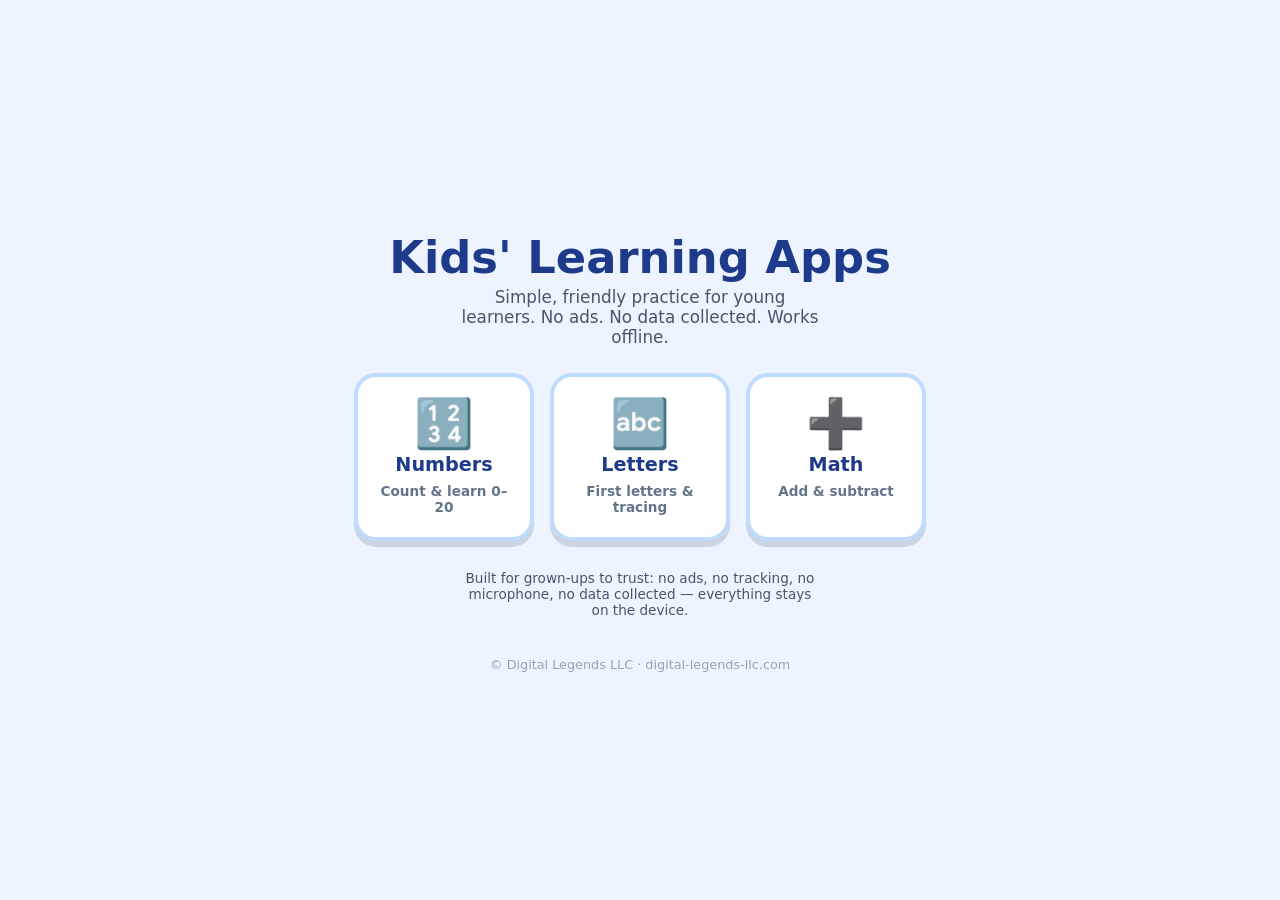
<file: index.html>
<!DOCTYPE html>
<html lang="en">
<head>
  <meta charset="UTF-8" />
  <meta name="viewport" content="width=device-width, initial-scale=1.0, viewport-fit=cover" />
  <meta name="theme-color" content="#1d4ed8" />
  <title>Digital Legends — Kids' Learning Apps</title>
  <meta name="description" content="Free, ad-free, offline learning apps for young children. No data collected." />
  <style>
    :root { --blue:#1d4ed8; --blue-dark:#1e3a8a; --green:#16a34a; --sun:#f59e0b; --bg:#eef4ff; }
    * { box-sizing:border-box; }
    body { margin:0; min-height:100vh; font-family:system-ui,-apple-system,"Segoe UI",Roboto,sans-serif;
      background:var(--bg); color:#0f172a; display:flex; flex-direction:column; align-items:center; justify-content:center; padding:2rem 1.2rem; text-align:center; }
    h1 { color:var(--blue-dark); font-size:clamp(1.8rem,7vw,2.8rem); margin:.2rem 0; }
    .tag { color:#475569; font-size:1.05rem; margin:0 0 1.6rem; max-width:34ch; }
    .cards { display:flex; flex-wrap:wrap; gap:1rem; justify-content:center; }
    .card { display:flex; flex-direction:column; align-items:center; gap:.4rem; width:180px; padding:1.4rem 1rem;
      background:#fff; border:4px solid #bfdbfe; border-radius:22px; box-shadow:0 6px 0 #cbd5e1; text-decoration:none; color:var(--blue-dark); }
    .card:active { transform:translateY(4px); box-shadow:0 2px 0 #cbd5e1; }
    .ic { font-size:3rem; line-height:1; }
    .name { font-weight:800; font-size:1.2rem; }
    .sub { font-weight:600; font-size:.85rem; color:#64748b; }
    .promise { margin-top:1.8rem; color:#475569; font-size:.85rem; max-width:42ch; }
    footer { margin-top:1.6rem; color:#94a3b8; font-size:.8rem; }
  </style>
</head>
<body>
  <h1>Kids' Learning Apps</h1>
  <p class="tag">Simple, friendly practice for young learners. No ads. No data collected. Works offline.</p>
  <div class="cards">
    <a class="card" href="./kids-numbers/"><span class="ic" aria-hidden="true">🔢</span><span class="name">Numbers</span><span class="sub">Count &amp; learn 0–20</span></a>
    <a class="card" href="./kids-letters/"><span class="ic" aria-hidden="true">🔤</span><span class="name">Letters</span><span class="sub">First letters &amp; tracing</span></a>
    <a class="card" href="./kids-math/"><span class="ic" aria-hidden="true">➕</span><span class="name">Math</span><span class="sub">Add &amp; subtract</span></a>
  </div>
  <p class="promise">Built for grown-ups to trust: no ads, no tracking, no microphone, no data collected — everything stays on the device.</p>
  <footer>© Digital Legends LLC · digital-legends-llc.com</footer>
</body>
</html>
</file>
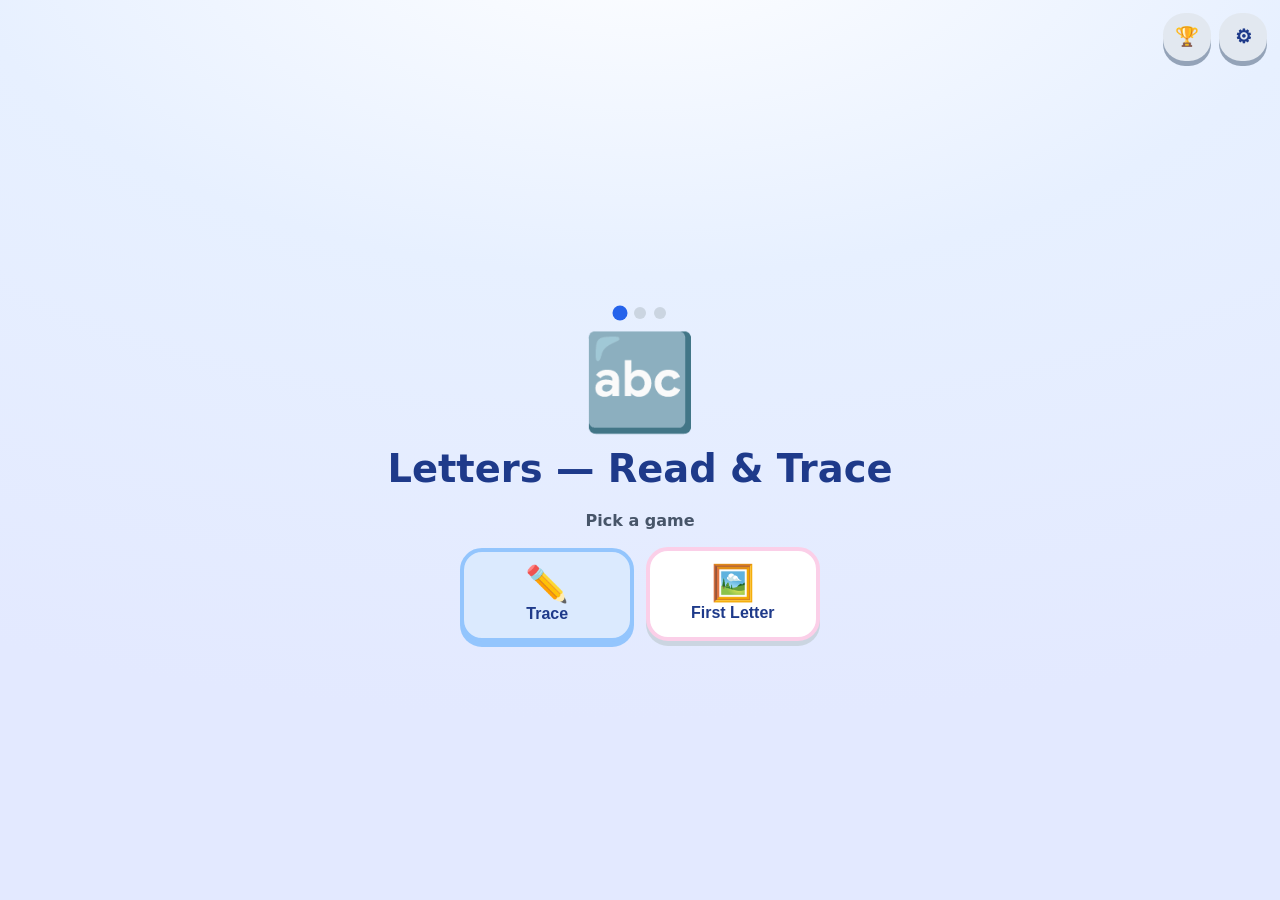
<file: kids-letters/index.html>
<!DOCTYPE html>
<html lang="en">
<head>
  <meta charset="UTF-8" />
  <meta name="viewport" content="width=device-width, initial-scale=1.0, maximum-scale=1.0, user-scalable=no, viewport-fit=cover" />
  <meta name="theme-color" content="#7c3aed" />
  <title>DL Letters — Read &amp; Trace</title>
  <link rel="manifest" href="./manifest.webmanifest" />
  <link rel="icon" href="./assets/icon.svg" type="image/svg+xml" />
  <link rel="stylesheet" href="../shared/base.css" />
  <!-- No external scripts, no analytics, no ad SDKs, no network calls. Everything is local. -->
</head>
<body>
  <main id="app" aria-live="polite"></main>
  <script type="module" src="./src/main.js"></script>
</body>
</html>
</file>
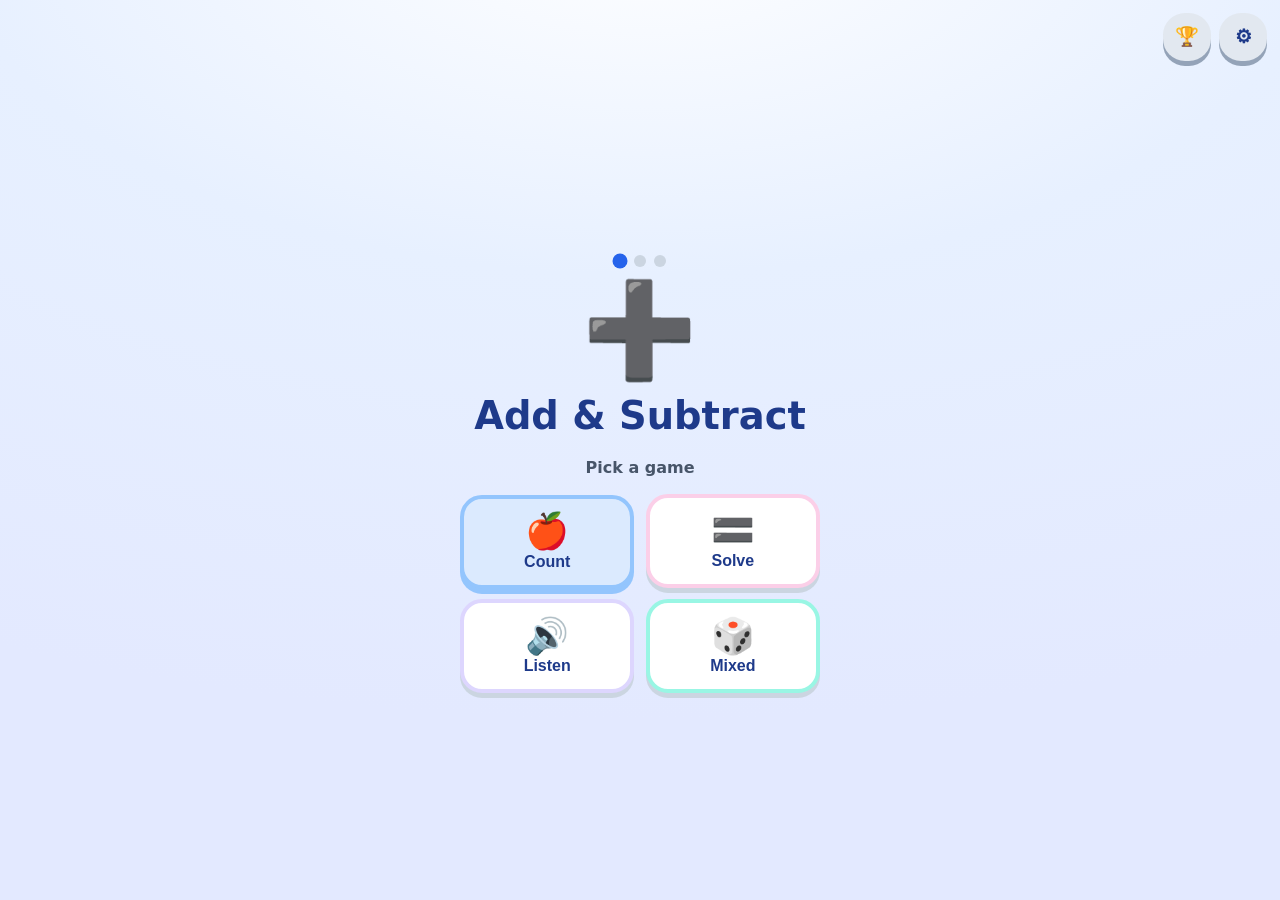
<file: kids-math/index.html>
<!DOCTYPE html>
<html lang="en">
<head>
  <meta charset="UTF-8" />
  <meta name="viewport" content="width=device-width, initial-scale=1.0, maximum-scale=1.0, user-scalable=no, viewport-fit=cover" />
  <meta name="theme-color" content="#1d4ed8" />
  <title>DL Math — Add &amp; Subtract</title>
  <link rel="manifest" href="./manifest.webmanifest" />
  <link rel="icon" href="./assets/icon.svg" type="image/svg+xml" />
  <link rel="stylesheet" href="../shared/base.css" />
  <!-- No external scripts, no analytics, no ad SDKs, no mic, no network calls. Everything is local. -->
</head>
<body>
  <main id="app" aria-live="polite"></main>
  <script type="module" src="./src/main.js"></script>
</body>
</html>
</file>
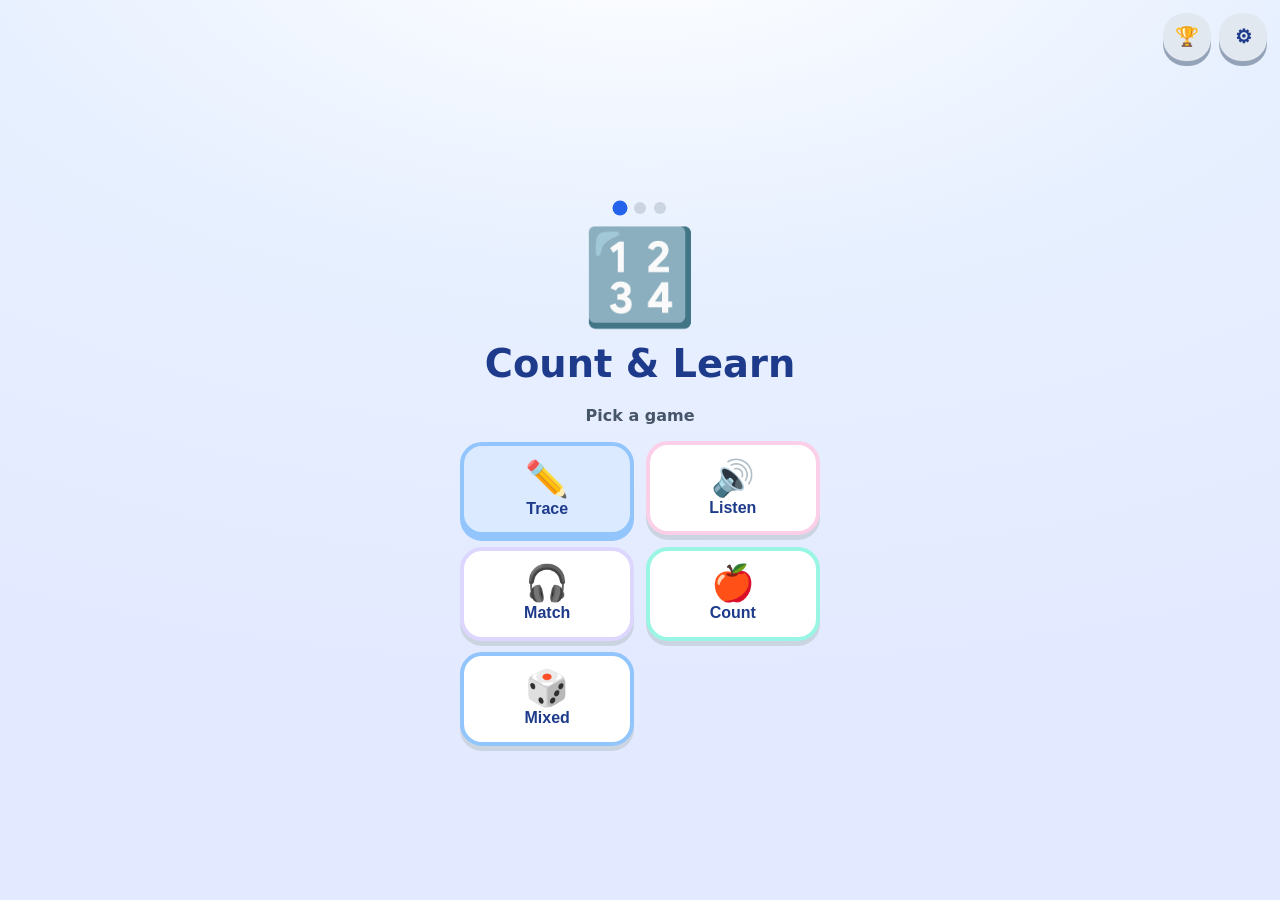
<file: kids-numbers/index.html>
<!DOCTYPE html>
<html lang="en">
<head>
  <meta charset="UTF-8" />
  <meta name="viewport" content="width=device-width, initial-scale=1.0, maximum-scale=1.0, user-scalable=no, viewport-fit=cover" />
  <meta name="theme-color" content="#1d4ed8" />
  <title>DL Numbers — Count &amp; Learn</title>
  <link rel="manifest" href="./manifest.webmanifest" />
  <link rel="icon" href="./assets/icon.svg" type="image/svg+xml" />
  <link rel="stylesheet" href="../shared/base.css" />
  <!-- No external scripts, no analytics, no ad SDKs, no network calls. Everything is local. -->
</head>
<body>
  <main id="app" aria-live="polite"></main>
  <script type="module" src="./src/main.js"></script>
</body>
</html>
</file>
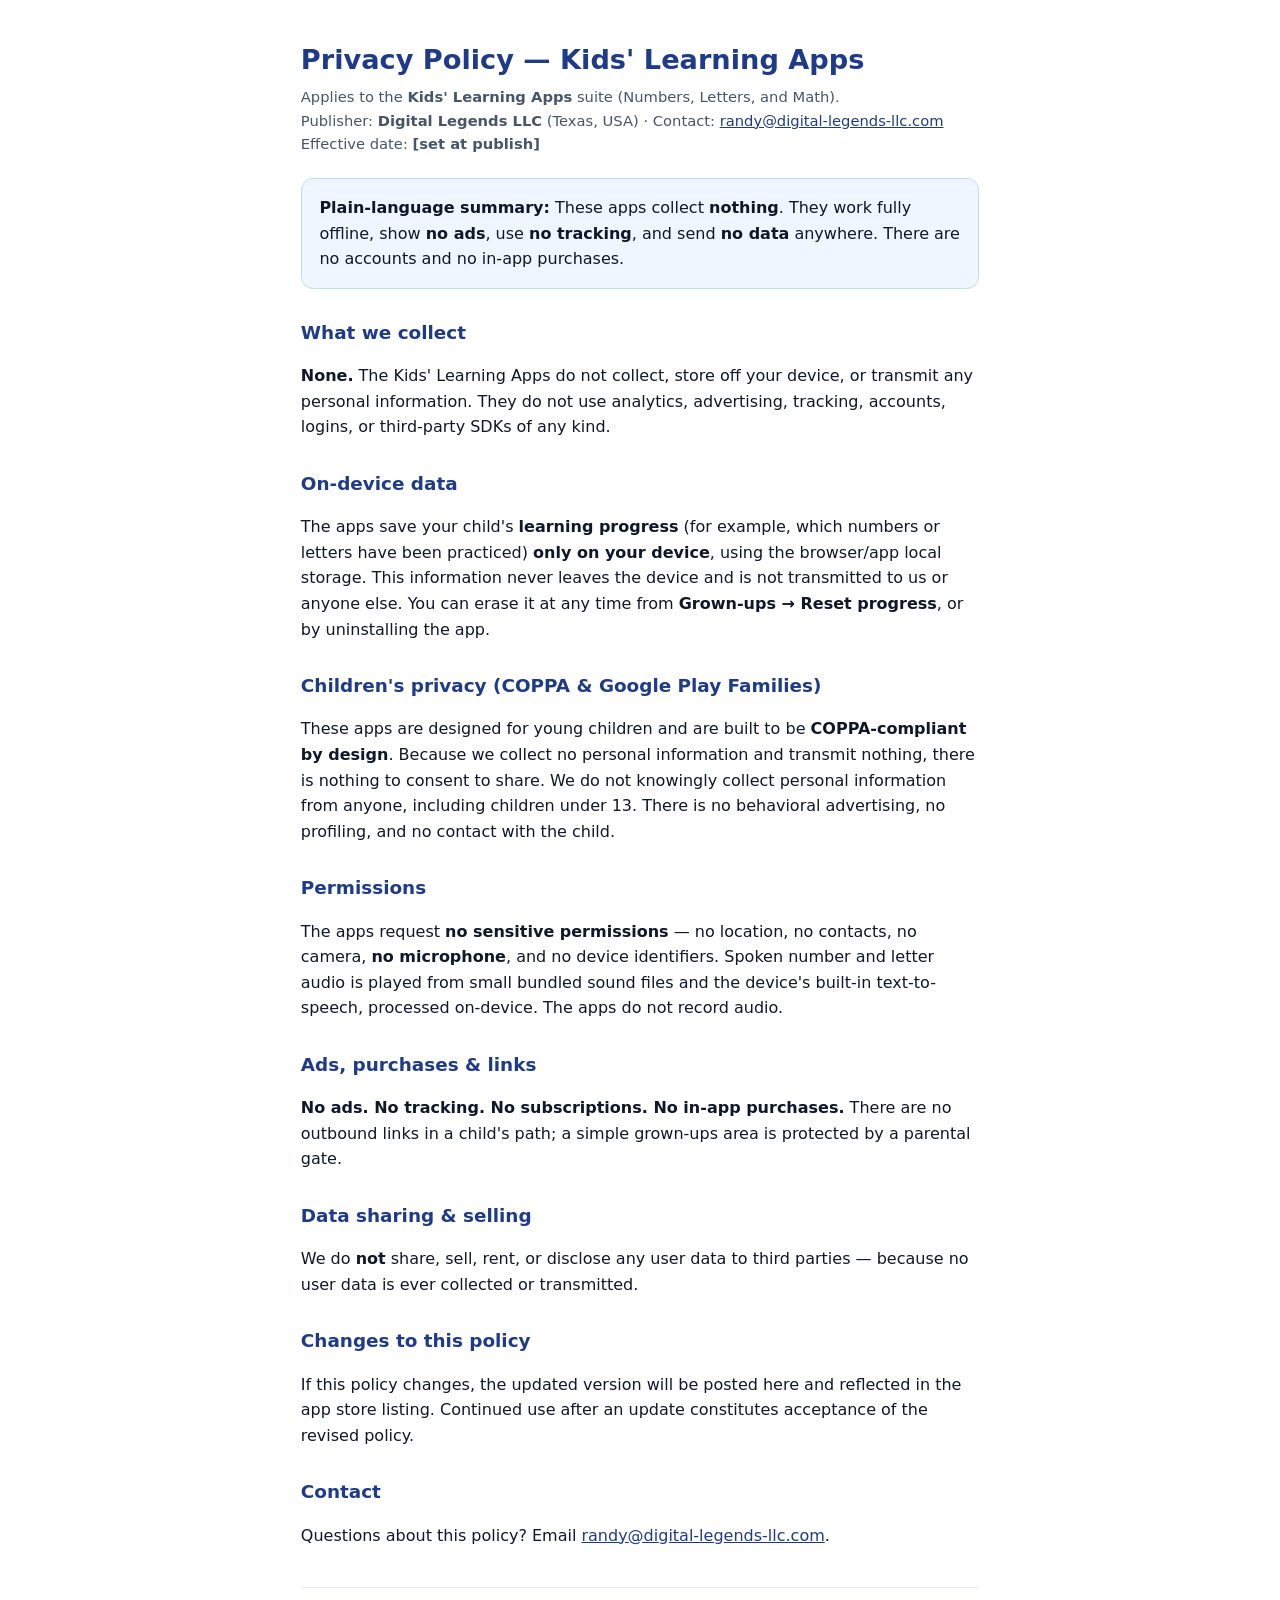
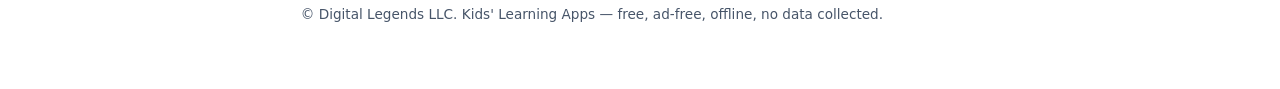
<file: privacy.html>
<!DOCTYPE html>
<html lang="en">
<head>
  <meta charset="UTF-8" />
  <meta name="viewport" content="width=device-width, initial-scale=1.0" />
  <title>Privacy Policy — Kids' Learning Apps</title>
  <meta name="description" content="Privacy policy for the Kids' Learning Apps suite (Numbers, Letters, Math). No data collected, no ads, fully offline." />
  <style>
    :root { --ink:#0f172a; --blue:#1e3a8a; --muted:#475569; --bg:#ffffff; --line:#e2e8f0; }
    * { box-sizing:border-box; }
    body { margin:0; background:var(--bg); color:var(--ink);
      font-family:system-ui,-apple-system,"Segoe UI",Roboto,Helvetica,Arial,sans-serif;
      line-height:1.6; }
    main { max-width:720px; margin:0 auto; padding:2.4rem 1.3rem 4rem; }
    h1 { color:var(--blue); font-size:1.7rem; margin:0 0 .2rem; }
    h2 { color:var(--blue); font-size:1.15rem; margin:1.8rem 0 .4rem; }
    .meta { color:var(--muted); font-size:.92rem; margin:.2rem 0 1.4rem; }
    .summary { background:#eff6ff; border:1px solid #bfdbfe; border-radius:12px; padding:1rem 1.1rem; margin:1.2rem 0; }
    ul { padding-left:1.2rem; } li { margin:.25rem 0; }
    a { color:var(--blue); }
    footer { margin-top:2.4rem; padding-top:1rem; border-top:1px solid var(--line); color:var(--muted); font-size:.85rem; }
  </style>
</head>
<body>
  <main>
    <h1>Privacy Policy — Kids' Learning Apps</h1>
    <p class="meta">
      Applies to the <strong>Kids' Learning Apps</strong> suite (Numbers, Letters, and Math).<br />
      Publisher: <strong>Digital Legends LLC</strong> (Texas, USA) &middot; Contact:
      <a href="mailto:randy@digital-legends-llc.com">randy@digital-legends-llc.com</a><br />
      Effective date: <strong>[set at publish]</strong>
    </p>

    <div class="summary">
      <strong>Plain-language summary:</strong> These apps collect <strong>nothing</strong>. They work
      fully offline, show <strong>no ads</strong>, use <strong>no tracking</strong>, and send
      <strong>no data</strong> anywhere. There are no accounts and no in-app purchases.
    </div>

    <h2>What we collect</h2>
    <p><strong>None.</strong> The Kids' Learning Apps do not collect, store off your device, or transmit
      any personal information. They do not use analytics, advertising, tracking, accounts, logins, or
      third-party SDKs of any kind.</p>

    <h2>On-device data</h2>
    <p>The apps save your child's <strong>learning progress</strong> (for example, which numbers or
      letters have been practiced) <strong>only on your device</strong>, using the browser/app local
      storage. This information never leaves the device and is not transmitted to us or anyone else.
      You can erase it at any time from <strong>Grown-ups &rarr; Reset progress</strong>, or by
      uninstalling the app.</p>

    <h2>Children's privacy (COPPA &amp; Google Play Families)</h2>
    <p>These apps are designed for young children and are built to be <strong>COPPA-compliant by
      design</strong>. Because we collect no personal information and transmit nothing, there is nothing
      to consent to share. We do not knowingly collect personal information from anyone, including
      children under 13. There is no behavioral advertising, no profiling, and no contact with the
      child.</p>

    <h2>Permissions</h2>
    <p>The apps request <strong>no sensitive permissions</strong> — no location, no contacts, no camera,
      <strong>no microphone</strong>, and no device identifiers. Spoken number and letter audio is
      played from small bundled sound files and the device's built-in text-to-speech, processed
      on-device. The apps do not record audio.</p>

    <h2>Ads, purchases &amp; links</h2>
    <p><strong>No ads. No tracking. No subscriptions. No in-app purchases.</strong> There are no
      outbound links in a child's path; a simple grown-ups area is protected by a parental gate.</p>

    <h2>Data sharing &amp; selling</h2>
    <p>We do <strong>not</strong> share, sell, rent, or disclose any user data to third parties —
      because no user data is ever collected or transmitted.</p>

    <h2>Changes to this policy</h2>
    <p>If this policy changes, the updated version will be posted here and reflected in the app store
      listing. Continued use after an update constitutes acceptance of the revised policy.</p>

    <h2>Contact</h2>
    <p>Questions about this policy? Email
      <a href="mailto:randy@digital-legends-llc.com">randy@digital-legends-llc.com</a>.</p>

    <footer>
      &copy; Digital Legends LLC. Kids' Learning Apps — free, ad-free, offline, no data collected.
    </footer>
  </main>
</body>
</html>
</file>
<file: shared/base.css>
/* base.css — shared kid-friendly styles for the Digital Legends kids' apps.
   Colorful but calm: a small warm palette, one clear focal element, big tap targets, generous
   spacing. Plain CSS, no framework, no web fonts (system fonts = lean + offline). Reduced-motion
   respected at the bottom. Single source of truth for both apps. */

:root {
  --blue: #2563eb; --blue-dark: #1e3a8a; --sun: #f59e0b; --green: #16a34a;
  --pink: #ec4899; --purple: #8b5cf6; --teal: #14b8a6; --red-soft: #fb7185;
  --bg: #eef4ff; --ink: #0f172a; --white: #ffffff; --radius: 22px;
  /* answer tiles — bigger for little fingers (Fix 3: item scale); scales gently with viewport */
  --tap: clamp(92px, 24vw, 120px);
}
* { box-sizing: border-box; -webkit-tap-highlight-color: transparent; }
html, body { margin: 0; height: 100%; }
body {
  font-family: system-ui, -apple-system, "Segoe UI", Roboto, sans-serif; color: var(--ink);
  user-select: none; overflow: hidden;
  background: radial-gradient(120% 90% at 50% -10%, #ffffff 0%, #e7f0ff 45%, #e3e9ff 100%);
}
#app { height: 100%; display: flex; }

.screen { flex: 1; display: flex; flex-direction: column; align-items: center; justify-content: center; gap: 1.05rem; padding: 1.3rem; text-align: center; position: relative; overflow: hidden; }
.title { font-size: clamp(2rem, 9vw, 3.2rem); margin: 0; color: var(--blue-dark); }
.title.sm { font-size: clamp(1.6rem, 7vw, 2.4rem); }
.subtitle { font-size: clamp(1.1rem, 4.5vw, 1.5rem); margin: 0; color: #475569; }
.mascot { font-size: clamp(3.4rem, 17vw, 5.8rem); line-height: 1; }
.mascot.bob { animation: bob 2.4s ease-in-out infinite; }

.btn { font-size: 1.4rem; font-weight: 800; color: var(--white); background: var(--blue); border: none; border-radius: var(--radius); padding: 1rem 1.8rem; min-height: 64px; cursor: pointer; box-shadow: 0 6px 0 var(--blue-dark); transition: transform .05s ease; }
.btn:active { transform: translateY(4px); box-shadow: 0 2px 0 var(--blue-dark); }
.btn-big { font-size: 1.9rem; padding: 1.3rem 2.6rem; min-width: 240px; background: linear-gradient(180deg, #34d399, var(--green)); box-shadow: 0 6px 0 #0f7a37; }
.btn-ghost { background: #e2e8f0; color: var(--blue-dark); box-shadow: 0 5px 0 #94a3b8; font-size: 1.1rem; min-height: 56px; padding: .7rem 1.2rem; }
.home-row { display: flex; gap: .7rem; flex-wrap: wrap; justify-content: center; }

/* select-then-submit */
.answer { display: flex; flex-direction: column; align-items: center; gap: 1rem; }
.submit-btn { background: linear-gradient(180deg, #fbbf24, var(--sun)); box-shadow: 0 6px 0 #b45309; min-width: 200px; opacity: .5; }
.submit-btn.ready { opacity: 1; animation: nudge .5s ease; }
.submit-btn:disabled { cursor: default; }
.retry-chip { position: absolute; top: 22%; left: 50%; transform: translateX(-50%); background: #fff7ed; color: #b45309; border: 3px solid var(--sun); border-radius: 999px; padding: .5rem 1.1rem; font-size: 1.3rem; font-weight: 800; box-shadow: 0 5px 18px rgba(245,158,11,.3); animation: pop .25s ease both; z-index: 5; }
.retry-face { font-size: 1.4rem; }

.prompt { font-size: clamp(1.6rem, 7vw, 2.4rem); margin: 0; color: var(--blue-dark); }
.progress-dots { position: absolute; top: 1rem; left: 1rem; font-size: 1rem; color: #64748b; font-weight: 700; }
.tray { display: flex; flex-wrap: wrap; gap: .4rem; align-items: center; justify-content: center; min-height: 30vh; max-width: 92vw; padding: 1rem; background: var(--white); border-radius: var(--radius); box-shadow: inset 0 0 0 4px #dbeafe; }
.obj { font-size: clamp(2rem, 9vw, 3.4rem); line-height: 1.1; animation: pop .25s ease both; }

.equation { font-size: clamp(2.4rem, 12vw, 4rem); font-weight: 900; color: var(--blue-dark); line-height: 1; letter-spacing: .03em; }
.eq-objects { display: flex; flex-wrap: wrap; align-items: center; justify-content: center; gap: .25rem .9rem; max-width: 92vw; font-size: clamp(1.5rem, 6.5vw, 2.4rem); }
.eq-group { display: inline-flex; flex-wrap: wrap; gap: .15rem; padding: .3rem .5rem; border-radius: 14px; background: var(--white); box-shadow: inset 0 0 0 3px #dbeafe; }
.eq-op { font-weight: 900; color: var(--sun); }

.choices { display: flex; gap: 1rem; flex-wrap: wrap; justify-content: center; }
.tile { width: var(--tap); height: var(--tap); font-size: clamp(2.6rem, 9vw, 3.4rem); font-weight: 900; color: var(--blue-dark); background: var(--white); border: 5px solid #bfdbfe; border-radius: var(--radius); cursor: pointer; box-shadow: 0 5px 0 #cbd5e1; transition: transform .05s ease; }
.tile:active { transform: translateY(3px); }
.tile.t0 { border-color: #93c5fd; } .tile.t1 { border-color: #fbcfe8; } .tile.t2 { border-color: #ddd6fe; } .tile.t3 { border-color: #99f6e4; } .tile.t4 { border-color: #fde68a; }
.tile.sel { border-color: var(--blue); background: #dbeafe; transform: translateY(2px) scale(1.04); box-shadow: 0 3px 0 #94a3b8; }
.tile.correct { background: var(--green); color: var(--white); border-color: var(--green); animation: pop .3s ease; }
.tile.wrong { animation: shake .4s ease; border-color: var(--sun); }
.atile { font-size: 2.4rem; }
.atile.sel { background: #fef3c7; border-color: var(--sun); }

/* celebrations */
.fx { position: absolute; inset: 0; pointer-events: none; z-index: 6; }
.fx-full { position: fixed; }
.spark { position: absolute; top: 60%; font-size: 3rem; animation: burstUp 1s ease-out forwards; }
.fx-full .spark { font-size: 4.2rem; }

.pick-label { font-size: 1rem; font-weight: 800; color: #475569; margin-top: .2rem; }
.chips { display: flex; flex-wrap: wrap; gap: .5rem; justify-content: center; max-width: 96vw; }
.chip { font-size: 1rem; font-weight: 800; color: var(--blue-dark); background: var(--white); border: 3px solid #bfdbfe; border-radius: 999px; padding: .5rem 1rem; min-height: 48px; cursor: pointer; box-shadow: 0 4px 0 #cbd5e1; }
.chip.on { background: var(--blue); color: var(--white); border-color: var(--blue); }
.mode-grid { display: grid; grid-template-columns: repeat(2, 1fr); gap: .7rem; max-width: 360px; width: 100%; }
.mode-tile { display: flex; flex-direction: column; align-items: center; gap: .25rem; background: var(--white); border: 4px solid #bfdbfe; border-radius: var(--radius); padding: .9rem; cursor: pointer; box-shadow: 0 5px 0 #cbd5e1; }
.mode-tile.m0 { border-color: #93c5fd; } .mode-tile.m1 { border-color: #fbcfe8; } .mode-tile.m2 { border-color: #ddd6fe; } .mode-tile.m3 { border-color: #99f6e4; }
.mode-tile.on { background: #dbeafe; box-shadow: 0 5px 0 #93c5fd; transform: translateY(1px); }
.mode-tile.locked { opacity: .5; cursor: default; filter: grayscale(.6); box-shadow: 0 5px 0 #e2e8f0; }
.mode-tile.locked .mode-name::after { content: " · soon"; font-size: .72em; color: #94a3b8; font-weight: 600; }
.mode-emoji { font-size: 2.2rem; line-height: 1; }
.mode-name { font-size: 1rem; font-weight: 800; color: var(--blue-dark); }

.hear-btn { font-size: 1.5rem; font-weight: 800; color: var(--white); background: linear-gradient(180deg, #c084fc, var(--purple)); border: none; border-radius: var(--radius); padding: 1rem 1.6rem; min-height: 64px; cursor: pointer; box-shadow: 0 5px 0 #6d28d9; }
.hint { font-size: .9rem; color: #64748b; font-weight: 600; }
.big-numeral { font-size: clamp(5rem, 28vw, 9rem); font-weight: 900; color: var(--pink); line-height: 1; }

/* "Which letter does it start with?" — the EMOJI OBJECT is THE focal point of the screen.
   Big on a phone (vw-driven) AND on desktop (high rem cap); tappable to hear the word again. */
.pic-object {
  font-size: clamp(6.5rem, 36vw, 11rem); line-height: 1.15;
  background: var(--white); border: 6px solid #bfdbfe; border-radius: var(--radius);
  padding: .4rem 1.6rem; cursor: pointer; box-shadow: 0 6px 0 #cbd5e1;
  transition: transform .05s ease;
}
.pic-object:active { transform: translateY(3px); box-shadow: 0 3px 0 #cbd5e1; }
.letters-pic { gap: .8rem; }                    /* slightly tighter so the big picture + tiles fit a phone */
.letters-pic .hint { font-size: 1.25rem; font-weight: 800; color: var(--blue-dark); } /* the object's name under the picture */

/* trace */
/* Multi-digit row: one box per digit, left-to-right. The row's column width drives each box so a
   2-3 digit number stays inside a 360px phone (no overflow/clipping); single digit = one big box. */
.trace-row { display: flex; gap: .5rem; align-items: center; justify-content: center; max-width: 96vw; }
.trace-stage { position: relative; width: min(72vw, 360px); aspect-ratio: 100 / 140; flex: 0 0 auto; } /* Fix 3: bigger canvas */
/* shrink per-box width as digit-count grows so the whole number fits on a narrow phone */
.trace-row.multi .trace-stage { width: min(40vw, 170px); }
.trace-row.multi:has(.trace-stage:nth-child(3)) .trace-stage { width: min(28vw, 120px); }    /* 3 digits */
.trace-row.multi:has(.trace-stage:nth-child(4)) .trace-stage { width: min(21vw, 92px); }      /* 4 digits */
.trace-stage.locked { opacity: .4; }                       /* a later digit, not reachable yet */
.trace-stage.current { opacity: 1; }                       /* the digit being traced now */
.trace-stage.done { opacity: .85; }                        /* a finished digit (kept visible) */
/* touch-action:none on BOTH the stage and the svg — the browser must never steal the gesture for
   scroll/zoom mid-trace (the #1 mobile tracing hiccup); callout/select off so a long-press while
   tracing never pops a menu. */
.trace-stage { touch-action: none; -webkit-user-select: none; user-select: none; -webkit-touch-callout: none; }
.trace-svg { position: absolute; inset: 0; width: 100%; height: 100%; touch-action: none; }
.trace-track { fill: none; stroke: #cfe3ff; stroke-width: 28; stroke-linecap: round; stroke-linejoin: round; } /* bright wide hollow channel */
.trace-outline { fill: none; stroke: #6aa3ec; stroke-width: 2.5; stroke-dasharray: 4 6; stroke-linecap: round; stroke-linejoin: round; opacity: .85; } /* dashed centerline guide */
/* rainbow trail — stroke is set inline to the gradient (none here so the gradient attribute applies) */
.trace-trail { fill: none; stroke-width: 17; stroke-linecap: round; stroke-linejoin: round; }
.trace-arrow { fill: #9bbee8; opacity: .45; } /* dim until its turn */
.trace-arrow.lit { fill: #1d4ed8; opacity: 1; animation: arrowpulse .9s ease-in-out infinite; } /* lights up toward the next dot */
.cp { fill: #bfdbfe; } .cp.hit { fill: var(--blue); }
.cp.next { fill: var(--sun); animation: cppulse 1s ease-in-out infinite; } /* the dot to head for */
.cp-start { fill: var(--green); stroke: #fff; stroke-width: 2; } /* numbered start point */
.cp-start-num { fill: #fff; font-size: 11px; font-weight: 900; }
.trace-hint { margin-top: .3rem; font-size: 1.05rem; font-weight: 800; color: var(--blue-dark); background: #fef9c3; border-radius: 999px; padding: .35rem 1rem; }
@keyframes cppulse { 0%,100% { r: 5; opacity: 1; } 50% { r: 8; opacity: .7; } }
@keyframes arrowpulse { 0%,100% { opacity: .55; } 50% { opacity: 1; } }

/* rewards shelf */
.star-count { font-size: 1.5rem; font-weight: 900; color: var(--sun); }
.progress-map { display: flex; align-items: center; justify-content: center; flex-wrap: wrap; gap: 0; max-width: 96vw; }
.map-node { width: 52px; height: 52px; border-radius: 50%; display: flex; align-items: center; justify-content: center; font-size: 1.6rem; background: #e2e8f0; border: 3px solid #cbd5e1; }
.map-node.on { background: #fef3c7; border-color: var(--sun); }
.map-link { width: 22px; height: 5px; background: #cbd5e1; } .map-link.on { background: var(--sun); }
/* Sticker shelf — BIGGER stickers: larger slots + emoji on the rewards preview row. */
.sticker-grid { display: grid; grid-template-columns: repeat(6, 1fr); gap: .55rem; max-width: 420px; }
.sticker { width: 60px; height: 60px; border-radius: 16px; display: flex; align-items: center; justify-content: center; font-size: 2.4rem; background: #f1f5f9; border: 3px dashed #cbd5e1; color: #94a3b8; }
.sticker.got { background: #ecfdf5; border: 3px solid var(--green); animation: pop .3s ease both; }
.streak-line { font-size: 1.1rem; font-weight: 800; color: var(--green); }
.streak-badges { display: flex; gap: .5rem; flex-wrap: wrap; justify-content: center; }
.sbadge { width: 52px; height: 52px; border-radius: 50%; display: flex; flex-direction: column; align-items: center; justify-content: center; font-size: 1.4rem; background: #f1f5f9; border: 3px solid #cbd5e1; color: #94a3b8; }
.sbadge.got { background: #eff6ff; border-color: var(--blue); }

/* end-of-lesson reward moment — the earned sticker pops BIG. */
.lesson-sticker { display: flex; flex-direction: column; align-items: center; gap: .25rem; }
.big-sticker { font-size: clamp(5rem, 26vw, 8rem); line-height: 1; animation: pop .35s ease both; filter: drop-shadow(0 6px 10px rgba(15,23,42,.18)); }

.parent, .gate, .rewards { gap: .85rem; max-width: 520px; }
.parent-note { color: #475569; font-size: 1rem; line-height: 1.5; }
.parent-stats { display: flex; flex-wrap: wrap; gap: .5rem; justify-content: center; }
.stat { background: var(--white); border-radius: 14px; padding: .6rem 1rem; font-weight: 800; color: var(--blue-dark); }
.stat.muted { color: #64748b; font-weight: 600; } .stat.green { color: var(--green); } .stat.blue { color: var(--blue); } .stat.amber { color: #b45309; }
.sc-title, .sc-sub { font-size: .85rem; text-transform: uppercase; letter-spacing: .04em; color: #64748b; font-weight: 800; margin-top: .3rem; }
.sc-line { font-size: 1rem; color: var(--blue-dark); font-weight: 800; }
.trend { display: flex; align-items: flex-end; gap: .35rem; height: 60px; }
.tbar { width: 18px; background: var(--blue); border-radius: 5px 5px 0 0; }
.gate-q { font-size: 2rem; font-weight: 900; color: var(--blue-dark); }
.gate-input { font-size: 1.6rem; padding: .6rem; width: 140px; text-align: center; border: 3px solid #bfdbfe; border-radius: 14px; }
.gate-actions { display: flex; gap: .8rem; }
.gate-msg { color: #b45309; font-weight: 700; min-height: 1.2em; }

/* In-game HOME button — a large, high-contrast, kid-recognizable "back to the games" control on every
   play/trace screen (top-right corner). Solid blue + white house icon + "Home" label so it clearly
   reads as a tappable button (the old white "⌂" circle was easy to miss / rendered as tofu on phones). */
.quit-btn { position: absolute; top: .7rem; right: .7rem; z-index: 7; display: flex; flex-direction: column; align-items: center; justify-content: center; gap: 1px; width: 62px; height: 64px; padding: 4px 0; color: var(--white); background: var(--blue); border: 3px solid var(--white); border-radius: 16px; cursor: pointer; box-shadow: 0 4px 0 var(--blue-dark); -webkit-tap-highlight-color: transparent; }
.quit-btn svg { width: 30px; height: 30px; display: block; }
.quit-btn-label { font-size: .72rem; font-weight: 800; line-height: 1; letter-spacing: .2px; }
.quit-btn:active { transform: translateY(3px); box-shadow: 0 1px 0 var(--blue-dark); }
.quit-confirm { position: absolute; inset: 0; z-index: 20; display: flex; align-items: center; justify-content: center; background: rgba(15,23,42,.45); padding: 1.2rem; }
.quit-card { background: var(--white); border-radius: var(--radius); padding: 1.6rem 1.4rem; max-width: 340px; width: 92%; box-shadow: 0 12px 40px rgba(15,23,42,.35); animation: pop .2s ease both; }
.quit-title { font-size: 1.6rem; font-weight: 900; color: var(--blue-dark); }
.quit-msg { font-size: 1.1rem; color: #475569; font-weight: 700; margin: .4rem 0 1.1rem; }
.quit-actions { display: flex; gap: .7rem; flex-wrap: wrap; justify-content: center; }
.quit-keep { background: linear-gradient(180deg, #34d399, var(--green)); box-shadow: 0 6px 0 #0f7a37; }
.quit-yes { font-size: 1.1rem; }

/* ── Step-by-step WIZARD — Activity → Range → #Questions ──────────────
   Each .wiz-screen is absolutely stacked in .wizard so one slides OUT while the next slides IN.
   Transforms are disabled under prefers-reduced-motion (see the media query at the bottom). */
.wizard { position: relative; flex: 1; display: flex; overflow: hidden; }
.wiz-screen { position: absolute; inset: 0; transition: transform .34s ease, opacity .34s ease; will-change: transform, opacity; }
.wiz-in-next { transform: translateX(40px); opacity: 0; }     /* enters from the right (forward) */
.wiz-in-prev { transform: translateX(-40px); opacity: 0; }    /* enters from the left (back) */
.wiz-out-prev { transform: translateX(-40px); opacity: 0; }   /* old leaves to the left (forward) */
.wiz-out-next { transform: translateX(40px); opacity: 0; }    /* old leaves to the right (back) */
.wiz-head { position: absolute; top: .8rem; left: .8rem; right: .8rem; display: flex; align-items: center; justify-content: space-between; gap: .5rem; z-index: 8; }
.wiz-head-left, .wiz-head-right { display: flex; gap: .5rem; }
.wiz-mini { min-height: 48px; min-width: 48px; padding: .5rem .7rem; font-size: 1.2rem; }
.wiz-back { min-height: 48px; padding: .5rem 1rem; font-size: 1rem; }
.wiz-dots { display: flex; gap: .5rem; margin-top: 3rem; }
.wiz-dot { width: 12px; height: 12px; border-radius: 50%; background: #cbd5e1; }
.wiz-dot.on { background: var(--blue); transform: scale(1.25); }
.wiz-dot.done { background: var(--green); }
.wiz-q { color: var(--blue-dark); margin: .2rem 0; }
.wiz-chips { gap: .7rem; }
.big-chip { font-size: 1.5rem; padding: .9rem 1.6rem; min-height: 64px; min-width: 84px; box-shadow: 0 5px 0 #cbd5e1; }
.big-chip.on { background: var(--blue); color: var(--white); border-color: var(--blue); }
.wiz-start { margin-top: .4rem; }

/* ── Sticker ALBUM / book ─────────────────────────────────────────────
   Filled slots show the earned sticker in colour; empty slots are a dashed ☆ placeholder. */
.album { gap: .7rem; max-width: 520px; }
.album-count { font-size: 1.2rem; }
.album-grid { display: grid; grid-template-columns: repeat(4, 1fr); gap: .6rem; max-width: 360px; width: 100%; }
.album-slot { position: relative; aspect-ratio: 1; border-radius: 18px; display: flex; align-items: center; justify-content: center; background: #f1f5f9; border: 3px dashed #cbd5e1; }
.album-slot.got { background: #ecfdf5; border: 3px solid var(--green); box-shadow: 0 4px 0 #bbf7d0; animation: pop .3s ease both; }
.album-sticker { font-size: clamp(2.2rem, 11vw, 3rem); line-height: 1; }
.album-slot.empty .album-sticker { color: #b6c2d4; }
.album-num { position: absolute; bottom: 3px; right: 7px; font-size: .7rem; font-weight: 800; color: #94a3b8; }
.album-nav { display: flex; align-items: center; gap: 1rem; }
.album-page-label { font-weight: 800; color: var(--blue-dark); min-width: 7.5rem; }
.album-nav .btn-ghost { min-width: 60px; font-size: 1.6rem; padding: .4rem 1rem; }
.album-nav .btn-ghost:disabled { opacity: .4; cursor: default; }

@keyframes pop { from { transform: scale(.6); opacity: 0; } to { transform: scale(1); opacity: 1; } }
@keyframes shake { 0%,100%{transform:translateX(0)} 25%{transform:translateX(-8px)} 75%{transform:translateX(8px)} }
@keyframes burstUp { from { transform: translateY(0) translateX(0) scale(.7); opacity: 1; } to { transform: translateY(calc(-1 * var(--rise, 40vh))) translateX(var(--dx, 0)) scale(1.5); opacity: 0; } }
@keyframes bob { 0%,100%{transform:translateY(0)} 50%{transform:translateY(-10px)} }
@keyframes nudge { 0%,100%{transform:scale(1)} 50%{transform:scale(1.06)} }
@media (prefers-reduced-motion: reduce) {
  *, ::before, ::after { animation: none !important; }
  /* wizard: drop the slide; screens snap in/out (still sequential, just no motion) */
  .wiz-screen { transition: none !important; }
  .wiz-in-next, .wiz-in-prev, .wiz-out-prev, .wiz-out-next { transform: none !important; opacity: 1; }
}
</file>
